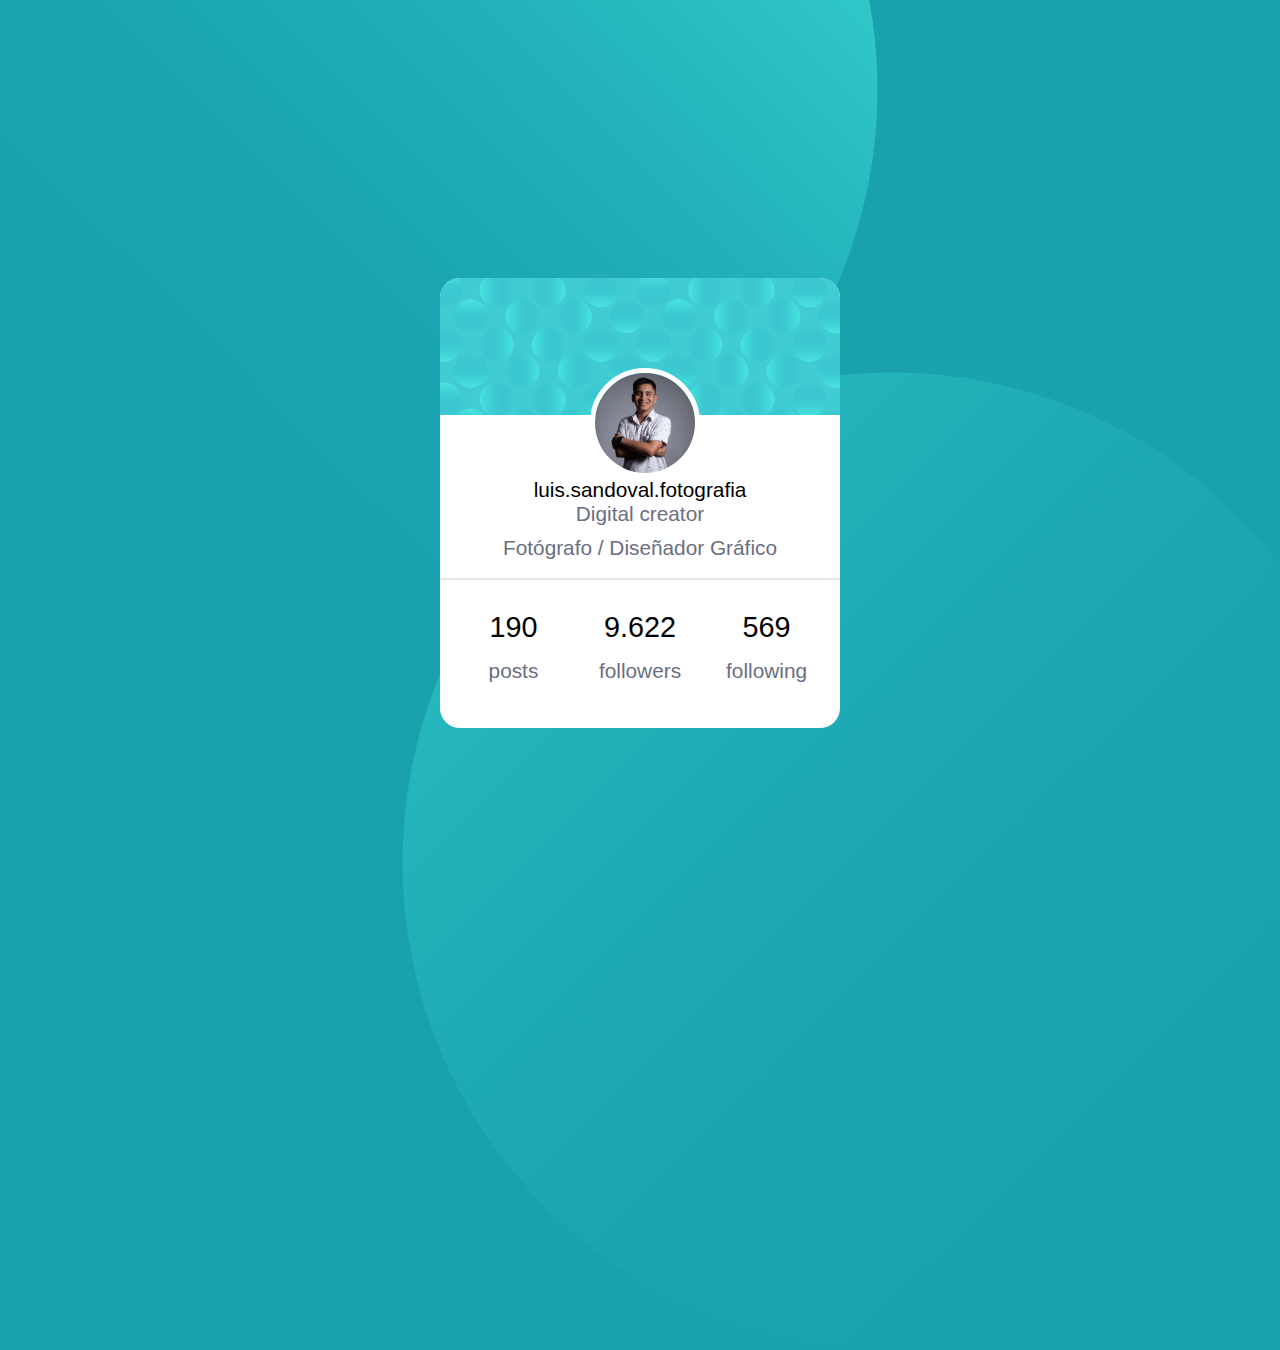
<file: CARD_PROFILE/index.html>
<!DOCTYPE html>
<html lang="en">
  <head>
    <meta charset="UTF-8" />
    <meta name="viewport" content="width=device-width, initial-scale=1.0" />
    <link rel="stylesheet" href="css/styles.css" />
    <title>Profile card component</title>
  </head>
  <body>
   <img src="./assets/images/top-circle.svg" alt="top-circle" class="bg-image bg-image--top">
   <img src="./assets/images/bottom-circle.svg" alt="bottom-circle" class="bg-image bg-image--bottom">
   <article class="card">
    <header class="card__header">
      <img src="./assets/images/card-pattern.svg" alt="card-pattern" class="card__header-image">
      <img src="./assets/images/FOTOLUIS.jpg" alt="luis-profile" class="card__header--profile">
    </header>
    <section class="card__body">
      <p class="card__text">luis.sandoval.fotografia
       <br><span class="card__text card__text--light">Digital creator</span> 
      </p>
      <p class="card__text card__text--light">Fotógrafo / Diseñador Gráfico</p>
    </section>
    <footer class="card__footer">
      <div class="card__Stats">
        <p class="card_number">190</p>
        <p class="card__text card__text--light">posts</p>
      </div>
      <div class="card__Stats">
        <p class="card_number">9.622</p>
        <p class="card__text card__text--light">followers</p>
      </div>
      <div class="card__Stats">
        <p class="card_number">569</p>
        <p class="card__text card__text--light">following</p>
      </div>
    </footer>
   </article>
  </body>
</html>
</file>
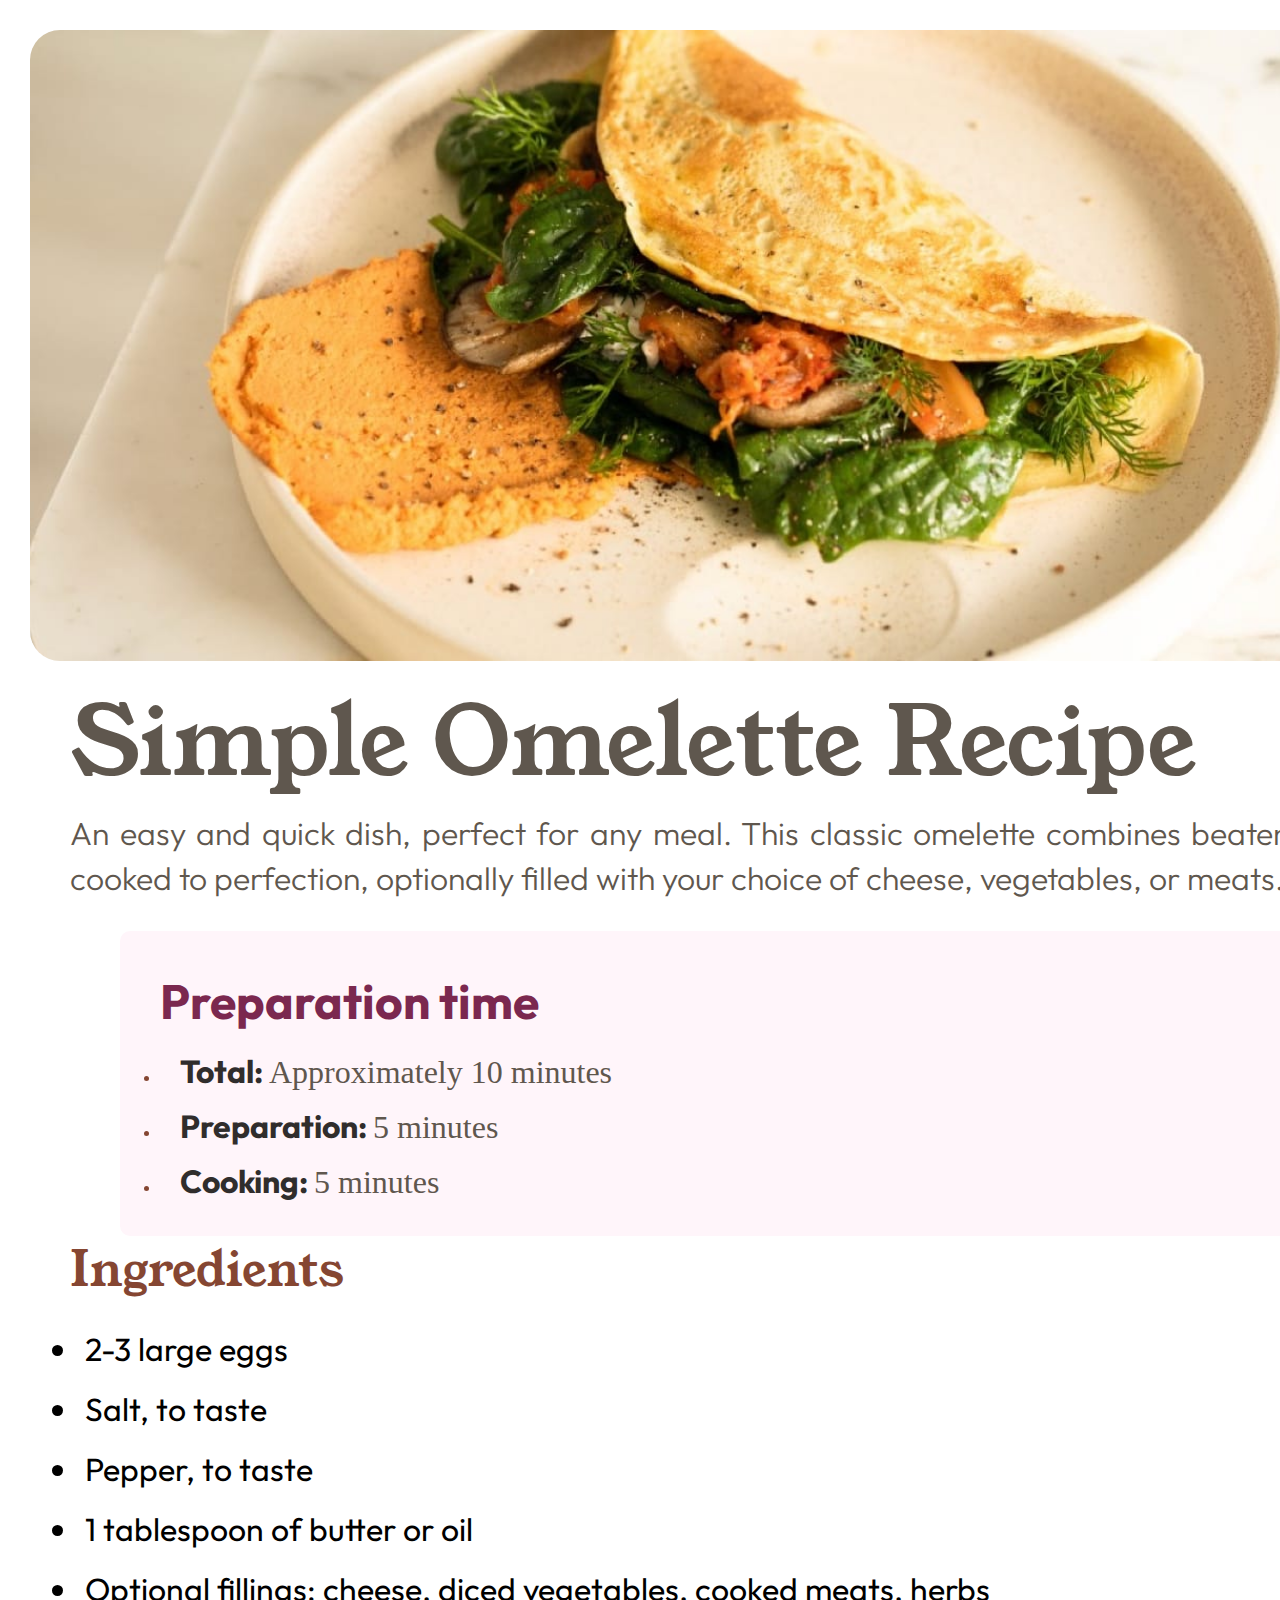
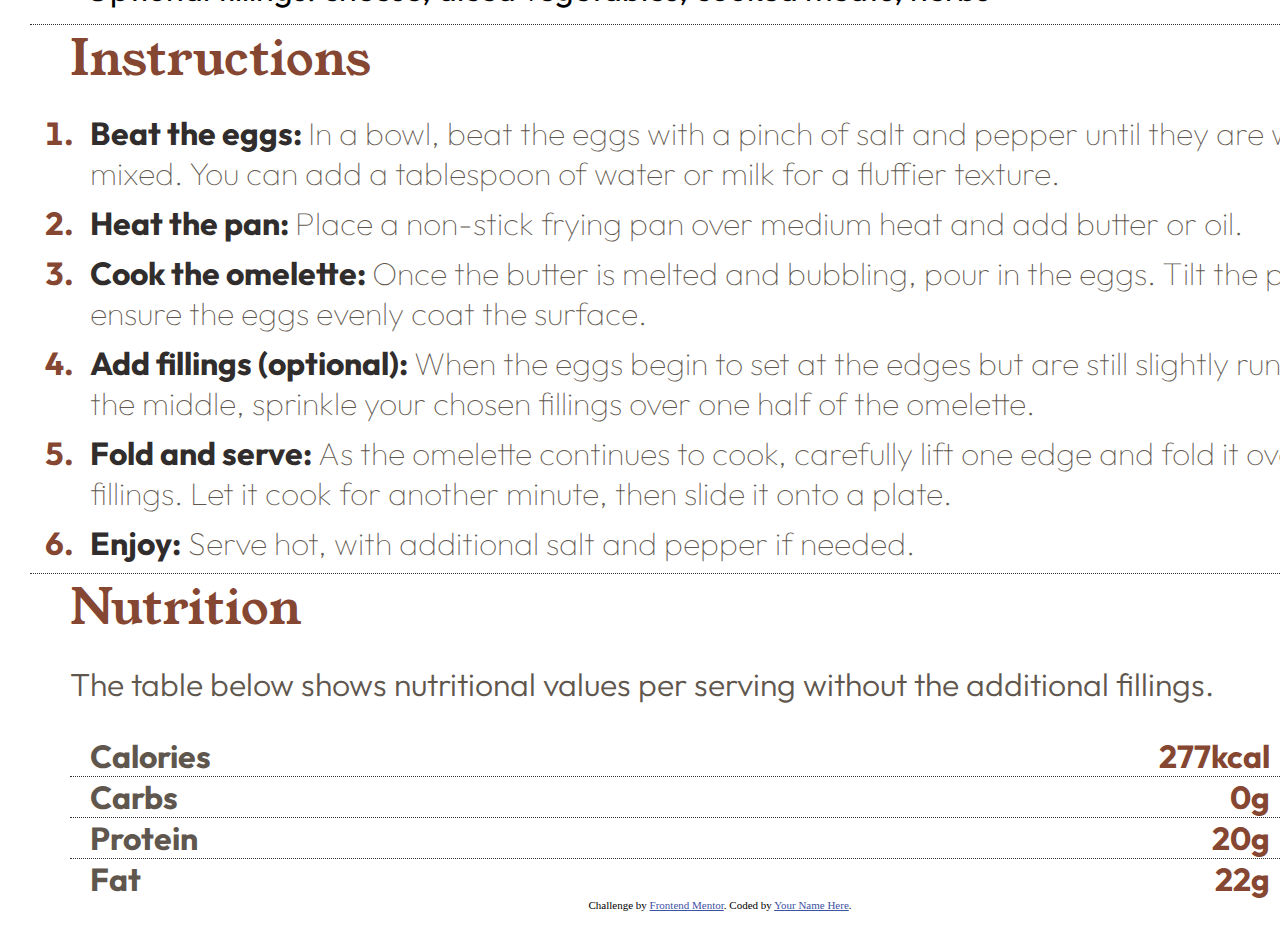
<file: RECIPE/index.html>
<!DOCTYPE html>
<html lang="en">
<head>
  <meta charset="UTF-8">
  <meta name="viewport" content="width=device-width, initial-scale=1.0"> <!-- displays site properly based on user's device -->
  <link rel="icon" type="image/png" sizes="32x32" href="./assets/images/favicon-32x32.png">  
  <link rel="stylesheet" href="./style/main.css">
  <title>Frontend Mentor | Recipe page</title>
</head>
<body>
   <main>
     <!-- imagen  de omelette -->
     <img class="omelette" src="./assets/images/image-omelette.jpeg" alt="omelette">

    <section class="information_recipe">

      <!-- titulo y descripcion de la receta -->
      <h1 class="title">Simple Omelette Recipe</h1>

      <p class="description_recipe">  An easy and quick dish, perfect for any meal. This classic omelette combines beaten eggs cooked to perfection, optionally filled with your choice of cheese, vegetables, or meats.</p>
    
    </section>

    <!-- informacion sobre el tiempo de preparacion de la receta -->
    
    <section class="time_recipe">

      <h2 class="title_recipe_time"> Preparation time</h2>

        <ul class="list_time">

          <li class="list_time_item">
            <p>
              <span class="title_bold">
                Total:
              </span> 
                Approximately 10 minutes
            </p>
          </li>

          <li class="list_time_item">
            <p>
              <span class="title_bold">
                Preparation:
              </span> 
              5 minutes
            </p>
          </li>

          <li class="list_time_item">
            <p>
              <span class="title_bold">
                Cooking:
              </span> 
              5 minutes
            </p>
          </li>

        </ul>
    </section>

    <!-- ingredientes de la receta -->

    <section class="ingredients_recipe">
      <h3 class="title_recipe">Ingredients</h3>
      
      <ul>
        <li class="ingredients_recipe_items">
          2-3 large eggs
        </li>

        <li class="ingredients_recipe_items">
          Salt, to taste
        </li>

        <li class="ingredients_recipe_items">
          Pepper, to taste
        </li>

        <li class="ingredients_recipe_items">
          1 tablespoon of butter or oil
        </li>

        <li class="ingredients_recipe_items">
          Optional fillings: cheese, diced vegetables, cooked meats, herbs
        </li>
      
      </ul>
    </section>

    <div class="style_line"></div>

    <section class="instructions_recipe">
      <h4 class="title_recipe">Instructions</h4>
      
      <ol class="instructions_recipe_list">
        
        <li class="instructions_recipe_items">
          <p>
            <span class="title_bold">
              Beat the eggs:
            </span> 
            In a bowl, beat the eggs with a pinch of salt and pepper until they are well mixed. You can add a tablespoon of water or milk for a fluffier texture.
          </p>
        </li>
        
        <li class="instructions_recipe_items">
          <p>
            <span class="title_bold">
              Heat the pan:
            </span> 
            Place a non-stick frying pan over medium heat and add butter or oil.
          </p>
        </li>
        
        <li class="instructions_recipe_items">
          <p>
            <span class="title_bold">
              Cook the omelette:
            </span>
            Once the butter is melted and bubbling, pour in the eggs. Tilt the pan to ensure the eggs evenly coat the surface.</p>
        </li>
        
        <li class="instructions_recipe_items">
          <p>
            <span class="title_bold">
              Add fillings (optional):
            </span> 
            When the eggs begin to set at the edges but are still slightly runny in the middle, sprinkle your chosen fillings over one half of the omelette.
          </p>
        </li>
        
        <li class="instructions_recipe_items">
          <p>
            <span class="title_bold">
              Fold and serve:
            </span> 
            As the omelette continues to cook, carefully lift one edge and fold it over the fillings. Let it cook for another minute, then slide it onto a plate.
          </p>
        </li>
        
        <li class="instructions_recipe_items">
          <p>
            <span class="title_bold">
              Enjoy:</span> 
              Serve hot, with additional salt and pepper if needed.
            </li>
          </p>
        </ol>
    </section>
    
    <div class="style_line"></div>

    <section class="nutrition_recipe">

      <h5 class="title_recipe">Nutrition</h5>

      <p class="description_recipe">The table below shows nutritional values per serving without the additional fillings.</p>
    
      <div class="nutrition_item">
        <p class="nutrition_item_recipe">Calories</p>
        <p class="value">277kcal</p>
      </div>

      <div class="style_line"></div>

      <div class="nutrition_item">
        <p class="nutrition_item_recipe">Carbs</p>
        <p class="value">0g</p>
      </div>

      <div class="style_line"></div>

      <div class="nutrition_item">
        <p class="nutrition_item_recipe">Protein</p>
        <p class="value">20g</p>
      </div>

      <div class="style_line"></div>

      <div class="nutrition_item">
        <p class="nutrition_item_recipe">Fat</p>
        <p class="value">22g</p>
      </div>
      
    </section>

    <!-- inicio de fin de la pagina -->
   <footer class="attribution">
    Challenge by <a href="https://www.frontendmentor.io?ref=challenge" target="_blank">Frontend Mentor</a>. 
    Coded by <a href="#">Your Name Here</a>.
  </footer>
  <!-- fin del fin de la pagina -->
</main>
</body>
</html>
</file>
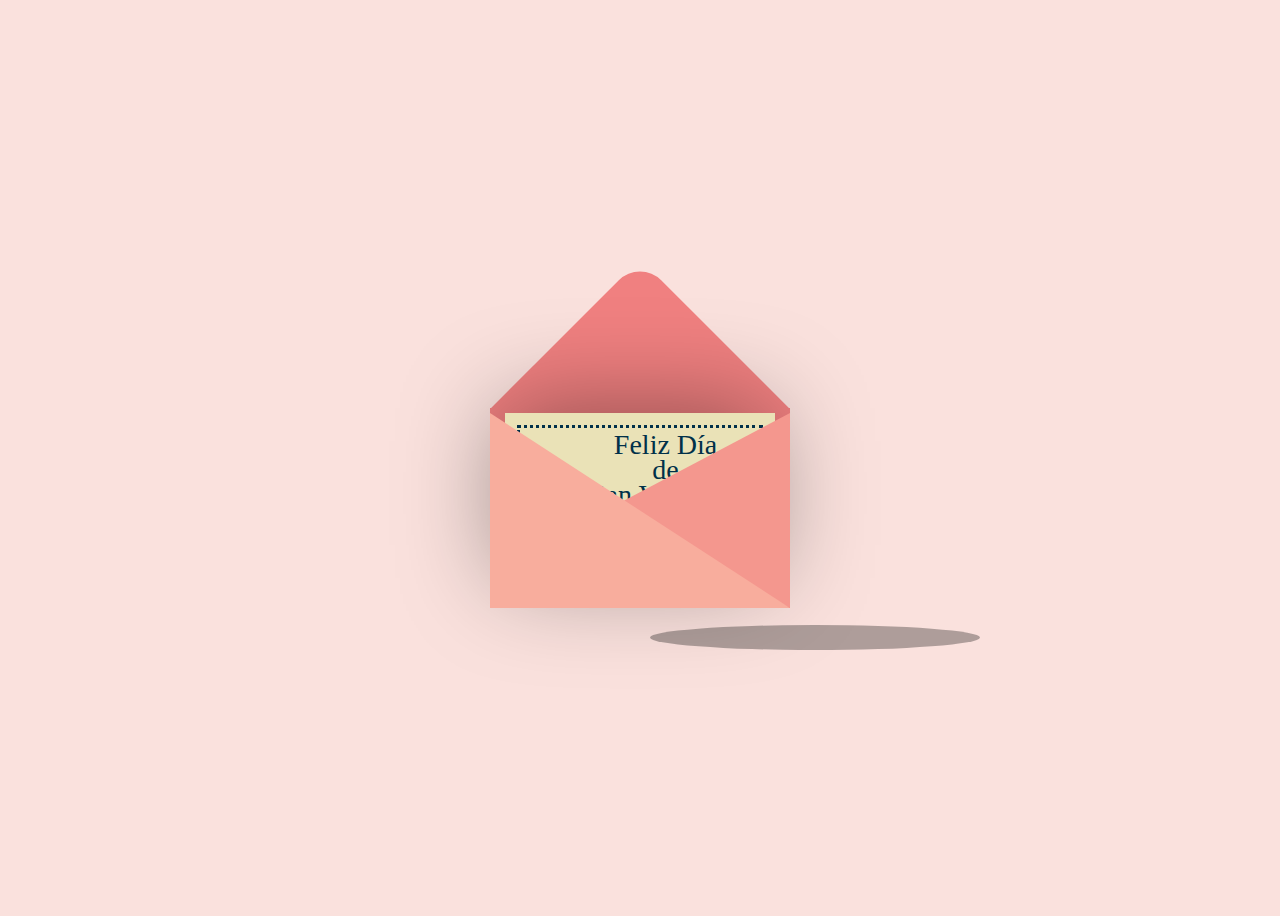
<file: SAN_VALENTIN_DAY_CARD/index.html>
<!DOCTYPE html>
<html lang="en">

<head>
    <!-- coding by helpme_coder -->
    <meta charset="UTF-8">
    <meta name="viewport" content="width=device-width, initial-scale=1.0">
    <title>Valentines day card | @helpme_coder</title>
    <link rel="stylesheet" href="style.css">
    <script src="https://code.jquery.com/jquery-3.6.4.min.js"></script>

</head>

<body>
    <div class="container">
        <div class="valentines">
            <div class="envelope"></div>
            <div class="front"></div>
            <div class="card">
                <div class="text">Feliz Día</br>de</br>San Valentín!</div>
                <div class="heart">
                </div>
            </div>
        </div>
    </div>
    <div class="shadow"></div>
    </div>
    <script src="script.js"></script>
</body>

</html>
</file>
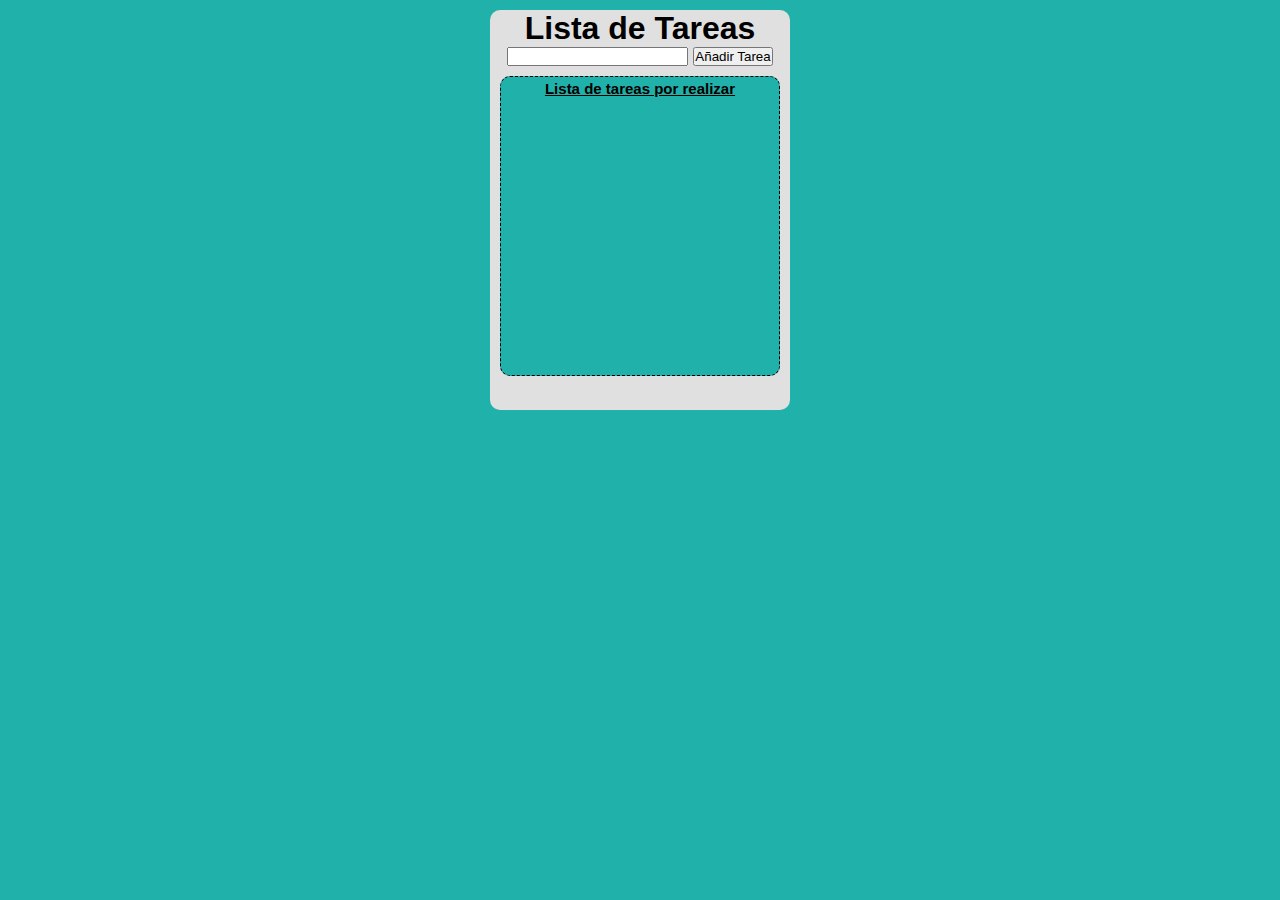
<file: TOODOLIST/index.html>
<!DOCTYPE html>
<html lang="en">
<head>
    <meta charset="UTF-8">
    <meta http-equiv="X-UA-Compatible" content="IE=edge">
    <meta name="viewport" content="width=device-width, initial-scale=1.0">
    <title>Lista de Tareas</title>
    <link rel="stylesheet" href="./css/main.css">
    <script src="./js/script.js" defer></script>
</head>
<body>
    <div class="container_padre" >
        <h1 class="title">Lista de Tareas</h1>
        <div class="container_hijo">
            <input id="todoInput" type="text">
            <input id="addTodo" type="button" value="Añadir Tarea"/>
        </div>

        <div class="list">
            <h2 class="sub_title">Lista de tareas por realizar</h2>
            <ul id="todoList">
                
            </ul>
        </div>
    </div>
    
</body>
</html>
</file>
<file: CARD_PROFILE/css/styles.css>
/*
  Color de fondo: hsl(185, 75%, 39%)
  Color del texto gris: hsl(227, 10%, 46%)
 */
 body{
  background-color: hsl(185, 75%, 39%);
  font-family: sans-serif;
  font-size: 1.3rem;
  overflow: hidden;
 }

 .bg-image {
  position: absolute;
 }

 .bg-image--top{
  top: -400px;
  left: -100px;
 }

 .bg-image--bottom{
  bottom: -450px;
  right: -100px;
 }

 .card{
  position: relative;
  top: 30vh;
  width: 400px;
  height: 450px;
  margin-left: auto;
  margin-right: auto;
  background-color: #fff;
  border-radius: 20px;
  overflow: hidden;
 }

 .card__header{
  position: relative;
  height: 120px;
  text-align: center;
 }

 .card__header-image{
  position: absolute;
  top: 0;
  left: 0;
  width: 100%;
 }

 .card__header--profile{
  position: absolute;
  top: 90px;
  left: 150px;
  border-radius: 50%;
  border: 5px solid white;
  background-color: white;
  width: 100px;
  height: 100px;
 }

 .card__body{
  position: absolute;
  top: 200px;
  width: 100%;
  height: 100px;
  text-align: center;
  border-bottom: 2px solid rgb(0 0 0 / 0.1);
 }
 .card__text{
  margin: 0;
  margin-bottom: 0.5em;
 }

 .card__text--light{
  color: hsl(227, 10%, 46%);
 }
 .card__footer{
  position: absolute;
  bottom: 35px;
  width: 100%;
  text-align: center;
 }
 
 .card__Stats{
  display: inline-block;
  margin: 0 0.5em;
  width: 100px;
  text-align: center;
 }

 .card_number{
  margin-bottom:.5em;
  font-size: 1.8rem;
 }
</file>
<file: RECIPE/style/main.css>
@import url('https://fonts.googleapis.com/css2?family=Outfit&family=Young+Serif&display=swap');

*{
   margin: 0;
   padding: 0;
   box-sizing: border-box;
}
main{
   width: 375px;
}

/* imagen de omelette */
.omelette{
   width: 375px;
}
/*  informacion de la receta*/
.information_recipe{
   width: 315px;
   margin: auto;
  
}
.title{
   font-size: 2em;
   color: hls(24, 5%, 18%);
   font-family: "Young Serif", serif;
  font-weight: 400;
  line-height: 1;
  margin-top: 30px;;
  padding-bottom: 20px;
  color: hsl(30, 10%, 34%);
}
.description_recipe{
   text-align: justify;
   Font-size: 16px;
   color: hsl(30, 10%, 34%);
   font-family: "Outfit", sans-serif;
   font-weight: 300;
   line-height: 1.3;  
   margin-bottom: 30px;
}
/* preparatiion time recipe */

.time_recipe{
   width: 320px;
   margin: auto;
   background-color: hsl(330, 100%, 98%);
   padding-left: 40px;
   padding-top: 20px;
   padding-bottom: 20px;
   border-radius: 10px;
   
}
.title_recipe_time{
   font-family: "Outfit", sans-serif;
   font-weight: bold;
   color: hsl(332, 51%, 32%);
   margin-block: 20px;
}
.time_recipe ul li {
  color: hsl(14, 45%, 36%); 
  font-weight: bold;
}
.time_recipe ul li >p{
   margin-bottom: 15px;
   font-size: 20px;
   padding-inline: 20px;
   text-align: left; 
   color: hsl(30, 10%, 34%);
   font-weight: 100;
}
.title_bold{
   font-family: "Outfit", sans-serif; 
   font-weight: bold;
   color: hsl(24, 5%, 18%);
}

/* inicio ingredients recipe  */

.ingredients_recipe{
   width: 300px;
   Font-size: 16px;
   margin: auto;
}
.ingredients_recipe ul li {
   font-family: "Outfit", sans-serif;
   font-size: 16px;
   margin:10px;
   padding: 5px;  
}
.title_recipe{
   color: hsl(14, 45%, 36%);
   margin-bottom: 20PX;
   Font-size: 30px;
   font-family: "Young Serif", serif;
   font-weight: 100;
}
.style_line{
   border-bottom: 1.5px dotted hsl(24, 5%, 18%);
}

/* intructions recipe */
.instructions_recipe{
   width: 300px;
   margin: auto;
   Font-size: 16px;
}
.instructions_recipe ol li{
   font-family: "Outfit", sans-serif;
   font-size: 16px;
   font-weight: bold;
   color: hsl(14, 45%, 36%);
}
.instructions_recipe ol li>p{
   color: hsl(30, 10%, 34%);
   font-weight: 100;
   margin-left: 10px;
}

.instructions_recipe_list li{
   margin: 10px;
}
/* section nutrition recipe */

.nutrition_recipe{
   width: 300px;
   margin: auto;
   
}
.nutrition_item{
   display: flex;
   justify-content: space-between;
   padding-left: 20px;
   padding-right: 100px;
}
.nutrition_item_recipe{
   color: hsl(30, 10%, 34%);
   font-weight: bold;
   font-family: "Outfit", sans-serif;
   font-size: 16px;
}

.value{
   color: hsl(14, 45%, 36%);
   font-weight: bold;
   font-family: "Outfit", sans-serif;
   font-size: 16px;
}
/* inicio footer de la pagina */
.attribution { 
    font-size: 11px; 
    text-align: center; 
}
.attribution a { 
    color: hsl(228, 45%, 44%);
 }
 .colors_web_using{
    display: flex;
    gap: 3px;
    background-color: #222;
    padding: 10px;
 }


 /* fin footer de la pagina */

 @media only screen and (min-width: 376px) and (max-width: 1024px){
   
   /* Reglas CSS a aplicar si el ancho máximo es 1440px a mas */
   main{
      width: 1440px;
      padding: 30px;
   }
    /* imagen de omelette */  
   .omelette{
      width: 100%;
      border-radius: 30px;

   }

   .information_recipe{
      width: 1300px;
      margin: auto;
     
   }
   .title{
      font-size: 6em;
   }
   .description_recipe{
      Font-size: 2em;
      font-family: "Outfit", sans-serif;
      font-weight: 300;
      line-height: 1.4;  
      margin-bottom: 30px;
     
      
   }
   
   .time_recipe{
      width: 1200px;
      
      
   }
   .title_recipe_time{
      font-family: "Outfit", sans-serif;
      font-weight: bold;
      font-size: 3em;
      color: hsl(332, 51%, 32%);
      margin-block: 20px;
   }
   .time_recipe ul li {
     color: hsl(14, 45%, 36%); 
     font-weight: bold;
     
   }
   .time_recipe ul li >p{
      margin-bottom: 15px;
      font-size: 2em;
      padding-inline: 20px;
      text-align: left; 
      color: hsl(30, 10%, 34%);
      font-weight: 100;
   }
   .title_bold{
      font-family: "Outfit", sans-serif; 
      font-weight: bold;
      color: hsl(24, 5%, 18%);
   }
   /* inicio ingredients recipe  */

.ingredients_recipe{
   width: 1300px;
   margin: auto;
}
.ingredients_recipe ul li {
   font-family: "Outfit", sans-serif;
   Font-size: 2em;
   margin:10px;
   padding: 5px;  
}


/* intructions recipe */
.instructions_recipe{
   width: 1300px;
   margin: auto;
   
}
.instructions_recipe ol li{
   font-family: "Outfit", sans-serif;
   Font-size: 2em;
   font-weight: bold;
   color: hsl(14, 45%, 36%);
}

/* section nutrition recipe */

.nutrition_recipe{
   width: 1300px;
   margin: auto;
   
}

.nutrition_item_recipe{
   color: hsl(30, 10%, 34%);
   font-weight: bold;
   font-family: "Outfit", sans-serif;
   font-size: 2em;
}

.value{
   color: hsl(14, 45%, 36%);
   font-weight: bold;
   font-family: "Outfit", sans-serif;
   font-size: 2em;
}
.title_recipe{
   font-size: 3em;
}
}

@media only screen and (min-width: 1025px) and (max-width: 1280px){
   
   /* Reglas CSS a aplicar si el ancho máximo es 1440px a mas */
   main{
      width: 1440px;
      padding: 30px;
   }
    /* imagen de omelette */  
   .omelette{
      width: 100%;
      border-radius: 30px;

   }

   .information_recipe{
      width: 1300px;
      margin: auto;
     
   }
   .title{
      font-size: 6em;
   }
   .description_recipe{
      Font-size: 2em;
      font-family: "Outfit", sans-serif;
      font-weight: 300;
      line-height: 1.4;  
      margin-bottom: 30px;
     
      
   }
   
   .time_recipe{
      width: 1200px;
      
      
   }
   .title_recipe_time{
      font-family: "Outfit", sans-serif;
      font-weight: bold;
      font-size: 3em;
      color: hsl(332, 51%, 32%);
      margin-block: 20px;
   }
   .time_recipe ul li {
     color: hsl(14, 45%, 36%); 
     font-weight: bold;
     
   }
   .time_recipe ul li >p{
      margin-bottom: 15px;
      font-size: 2em;
      padding-inline: 20px;
      text-align: left; 
      color: hsl(30, 10%, 34%);
      font-weight: 100;
   }
   .title_bold{
      font-family: "Outfit", sans-serif; 
      font-weight: bold;
      color: hsl(24, 5%, 18%);
   }
   /* inicio ingredients recipe  */

.ingredients_recipe{
   width: 1300px;
   margin: auto;
}
.ingredients_recipe ul li {
   font-family: "Outfit", sans-serif;
   Font-size: 2em;
   margin:10px;
   padding: 5px;  
}


/* intructions recipe */
.instructions_recipe{
   width: 1300px;
   margin: auto;
   
}
.instructions_recipe ol li{
   font-family: "Outfit", sans-serif;
   Font-size: 2em;
   font-weight: bold;
   color: hsl(14, 45%, 36%);
}

/* section nutrition recipe */

.nutrition_recipe{
   width: 1300px;
   margin: auto;
   
}

.nutrition_item_recipe{
   color: hsl(30, 10%, 34%);
   font-weight: bold;
   font-family: "Outfit", sans-serif;
   font-size: 2em;
}

.value{
   color: hsl(14, 45%, 36%);
   font-weight: bold;
   font-family: "Outfit", sans-serif;
   font-size: 2em;
}
.title_recipe{
   font-size: 3em;
}
} 
@media only screen and (min-width: 1281px){
   
   /* Reglas CSS a aplicar si el ancho máximo es 1440px a mas */
   main{
      width: 1440px;
      padding: 30px;
   }
    /* imagen de omelette */  
   .omelette{
      width: 100%;
      border-radius: 30px;

   }

   .information_recipe{
      width: 1300px;
      margin: auto;
     
   }
   .title{
      font-size: 6em;
   }
   .description_recipe{
      Font-size: 2em;
      font-family: "Outfit", sans-serif;
      font-weight: 300;
      line-height: 1.4;  
      margin-bottom: 30px;
     
      
   }
   
   .time_recipe{
      width: 1200px;
      
      
   }
   .title_recipe_time{
      font-family: "Outfit", sans-serif;
      font-weight: bold;
      font-size: 3em;
      color: hsl(332, 51%, 32%);
      margin-block: 20px;
   }
   .time_recipe ul li {
     color: hsl(14, 45%, 36%); 
     font-weight: bold;
     
   }
   .time_recipe ul li >p{
      margin-bottom: 15px;
      font-size: 2em;
      padding-inline: 20px;
      text-align: left; 
      color: hsl(30, 10%, 34%);
      font-weight: 100;
   }
   .title_bold{
      font-family: "Outfit", sans-serif; 
      font-weight: bold;
      color: hsl(24, 5%, 18%);
   }
   /* inicio ingredients recipe  */

.ingredients_recipe{
   width: 1300px;
   margin: auto;
}
.ingredients_recipe ul li {
   font-family: "Outfit", sans-serif;
   Font-size: 2em;
   margin:10px;
   padding: 5px;  
}


/* intructions recipe */
.instructions_recipe{
   width: 1300px;
   margin: auto;
   
}
.instructions_recipe ol li{
   font-family: "Outfit", sans-serif;
   Font-size: 2em;
   font-weight: bold;
   color: hsl(14, 45%, 36%);
}

/* section nutrition recipe */

.nutrition_recipe{
   width: 1300px;
   margin: auto;
   
}

.nutrition_item_recipe{
   color: hsl(30, 10%, 34%);
   font-weight: bold;
   font-family: "Outfit", sans-serif;
   font-size: 2em;
}

.value{
   color: hsl(14, 45%, 36%);
   font-weight: bold;
   font-family: "Outfit", sans-serif;
   font-size: 2em;
}
.title_recipe{
   font-size: 3em;
}
}
</file>
<file: SAN_VALENTIN_DAY_CARD/style.css>
/* Set the colour and the position of the background and the elements */
body {
  display: flex;
  justify-content: center;
  align-items: center;
  height: 100vh;
  background-color: #fae1dd;
}

.container {
  position: relative;
}
.valentines {
  position: relative;
  top: 50px;
  cursor: pointer;
  animation: up 3s linear infinite;
}

/* Style the envelope and the card */
.envelope {
  position: relative;
  width: 300px;
  height: 200px;
  background-color: #f08080;
}

.envelope:before {
  background-color: #f08080;
  content: "";
  position: absolute;
  width: 212px;
  height: 212px;
  transform: rotate(45deg);
  top: -105px;
  left: 44px;
  border-radius: 30px 0 0 0;
}

.card {
  position: absolute;
  background-color: #eae2b7;
  width: 270px;
  height: 170px;
  top: 5px;
  left: 15px;
  box-shadow: -5px -5px 100px rgba(0, 0, 0, 0.4);
}

.card:before {
  content: "";
  position: absolute;
  border: 3px solid #003049;
  border-style: dotted;
  width: 240px;
  height: 140px;
  left: 12px;
  top: 12px;
}

.text {
  position: absolute;
  font-family:  'Brush Script MT', cursive;
  font-size: 28px;
  text-align: center;
  line-height: 25px;
  top: 19px;
  left: 85px;
  color: #003049;
}

.heart {
  background-color: #d62828;
  display: inline-block;
  height: 30px;
  margin: 0 10px;
  position: relative;
  top: 110px;
  left: 105px;
  transform: rotate(-45deg);
  width: 30px;
}

.heart:before,
.heart:after {
  content: "";
  background-color: #d62828;
  border-radius: 50%;
  height: 30px;
  position: absolute;
  width: 30px;
}

.heart:before {
  top: -15px;
  left: 0;
}

.heart:after {
  left: 15px;
  top: 0;
}
.front {
  position: absolute;
  border-right: 180px solid #f4978e;
  border-top: 95px solid transparent;
  border-bottom: 100px solid transparent;
  left: 120px;
  top: 5px;
  width: 0;
  height: 0;
  z-index: 10;
}

.front:before {
  position: absolute;
  content: "";
  border-left: 300px solid #f8ad9d;
  border-top: 195px solid transparent;
  left: -120px;
  top: -95px;
  width: 0;
  height: 0;
}

/* Add the shadow */
.shadow {
  position: absolute;
  width: 330px;
  height: 25px;
  border-radius: 50%;
  background-color: rgba(0, 0, 0, 0.3);
  bottom: 250px;
  left: 650px;
  animation: scale 3s linear infinite;
  z-index: -1;
}

/* To move the envelope up and down */
@keyframes up {
  0%,
  100% {
    transform: translateY(0);
  }
  50% {
    transform: translateY(-30px);
  }
}

/* to scale the shadow */
@keyframes scale {
  0%,
  100% {
    transform: scaleX(1);
  }
  50% {
    transform: scaleX(0.85);
  }
}
</file>
<file: TOODOLIST/css/main.css>
* {
    font-family: "Poppins", sans-serif;
    margin: 0;
    padding: 0;
    box-sizing: border-box;
}

body{
  margin-top: 10px;
  background-color: lightseagreen;
}
.container_padre{
  width: 300px;
  height: 400px;
  border-radius: 10px;
  background-color: rgb(224, 224, 224);
  margin: auto;
}
.title{
  text-align: center;
}
.sub_title{
  font-size: 15px;
  text-align: center;
  text-decoration: underline;

}

.container_hijo{
  display: flex;
  justify-content: center;
  gap: 5px;
}
.list{
  height: 300px;
  padding: 30px;
  background-color: lightseagreen;
  margin: 10px;
  padding-top: 3px;
  border-radius: 10px;
  border: 1px black dashed;
}
</file>
